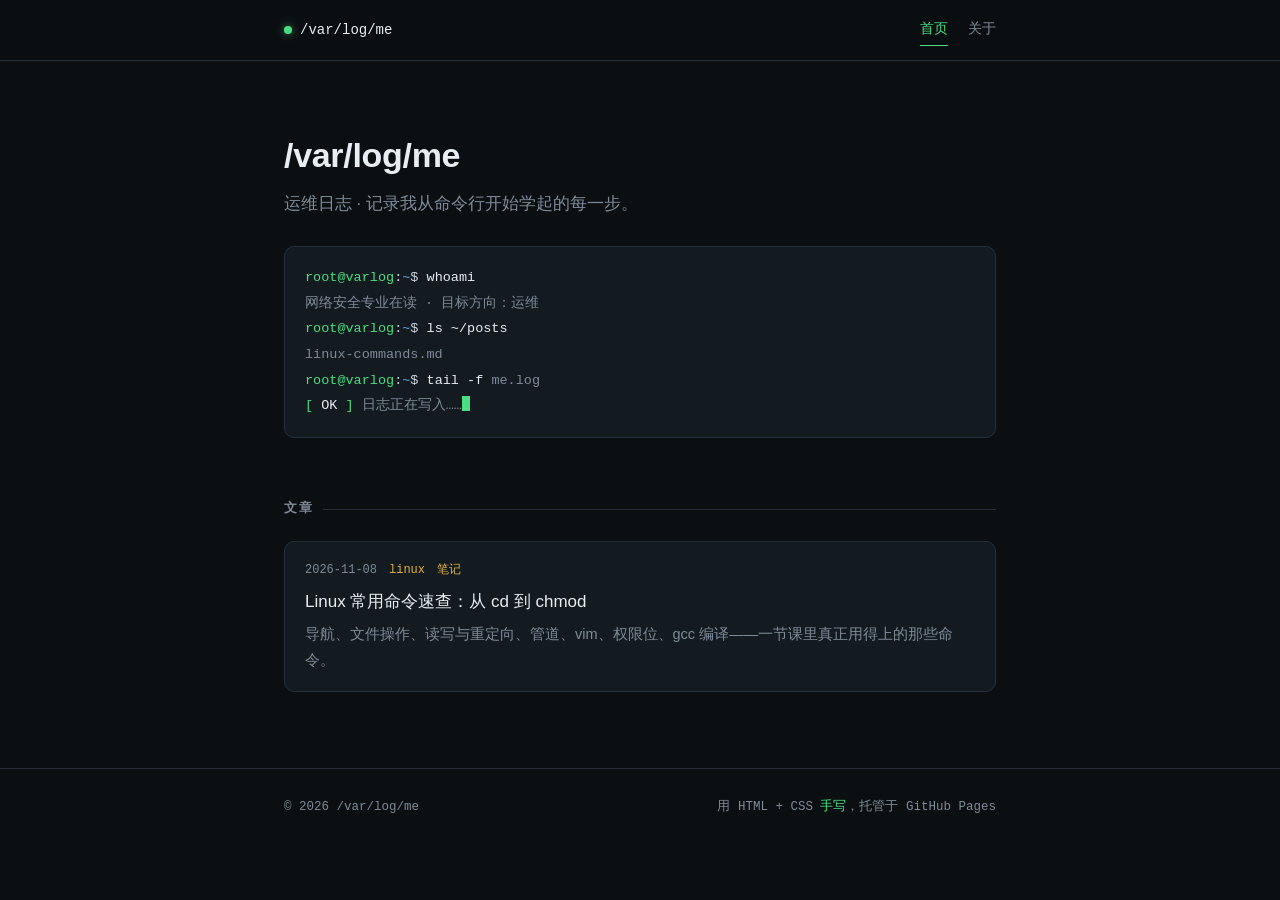
<file: index.html>
<!DOCTYPE html>
<html lang="zh-CN">
<head>
<meta charset="UTF-8">
<meta name="viewport" content="width=device-width, initial-scale=1.0">
<title>/var/log/me · 运维日志</title>
<meta name="description" content="/var/log/me —— 一个网络安全专业学生的运维学习日志。Linux、Shell、Nginx、服务器排障。">
<link rel="stylesheet" href="style.css">
</head>
<body>

<header class="topbar">
  <div class="wrap">
    <a class="brand" href="index.html"><span class="dot"></span>/var/log/me</a>
    <nav>
      <a href="index.html" class="active">首页</a>
      <a href="about.html">关于</a>
    </nav>
  </div>
</header>

<main class="wrap">

  <section class="hero">
    <h1>/var/log/me</h1>
    <p class="tagline">运维日志 · 记录我从命令行开始学起的每一步。</p>

    <div class="term">
      <div class="line"><span class="p">root@varlog</span>:<span class="k">~</span>$ <span class="c">whoami</span></div>
      <div class="line o">网络安全专业在读 · 目标方向：运维</div>
      <div class="line"><span class="p">root@varlog</span>:<span class="k">~</span>$ <span class="c">ls ~/posts</span></div>
      <div class="line o">linux-commands.md</div>
      <div class="line"><span class="p">root@varlog</span>:<span class="k">~</span>$ <span class="c">tail -f</span> <span class="o">me.log</span></div>
      <div class="line"><span class="p">[</span> <span class="c">OK</span> <span class="p">]</span> <span class="o">日志正在写入……</span><span class="cursor"></span></div>
    </div>
  </section>

  <section class="section">
    <h2 class="section-title">文章</h2>
    <ul class="post-list">
      <li>
        <a href="posts/linux-commands.html">
          <div class="post-meta"><span>2026-11-08</span><span class="tag">linux</span><span class="tag">笔记</span></div>
          <h3 class="post-title">Linux 常用命令速查：从 cd 到 chmod</h3>
          <p class="post-excerpt">导航、文件操作、读写与重定向、管道、vim、权限位、gcc 编译——一节课里真正用得上的那些命令。</p>
        </a>
      </li>
    </ul>
  </section>

</main>

<footer>
  <div class="wrap">
    <span>© 2026 /var/log/me</span>
    <span>用 HTML + CSS <span class="heart">手写</span>，托管于 GitHub Pages</span>
  </div>
</footer>

</body>
</html>
</file>
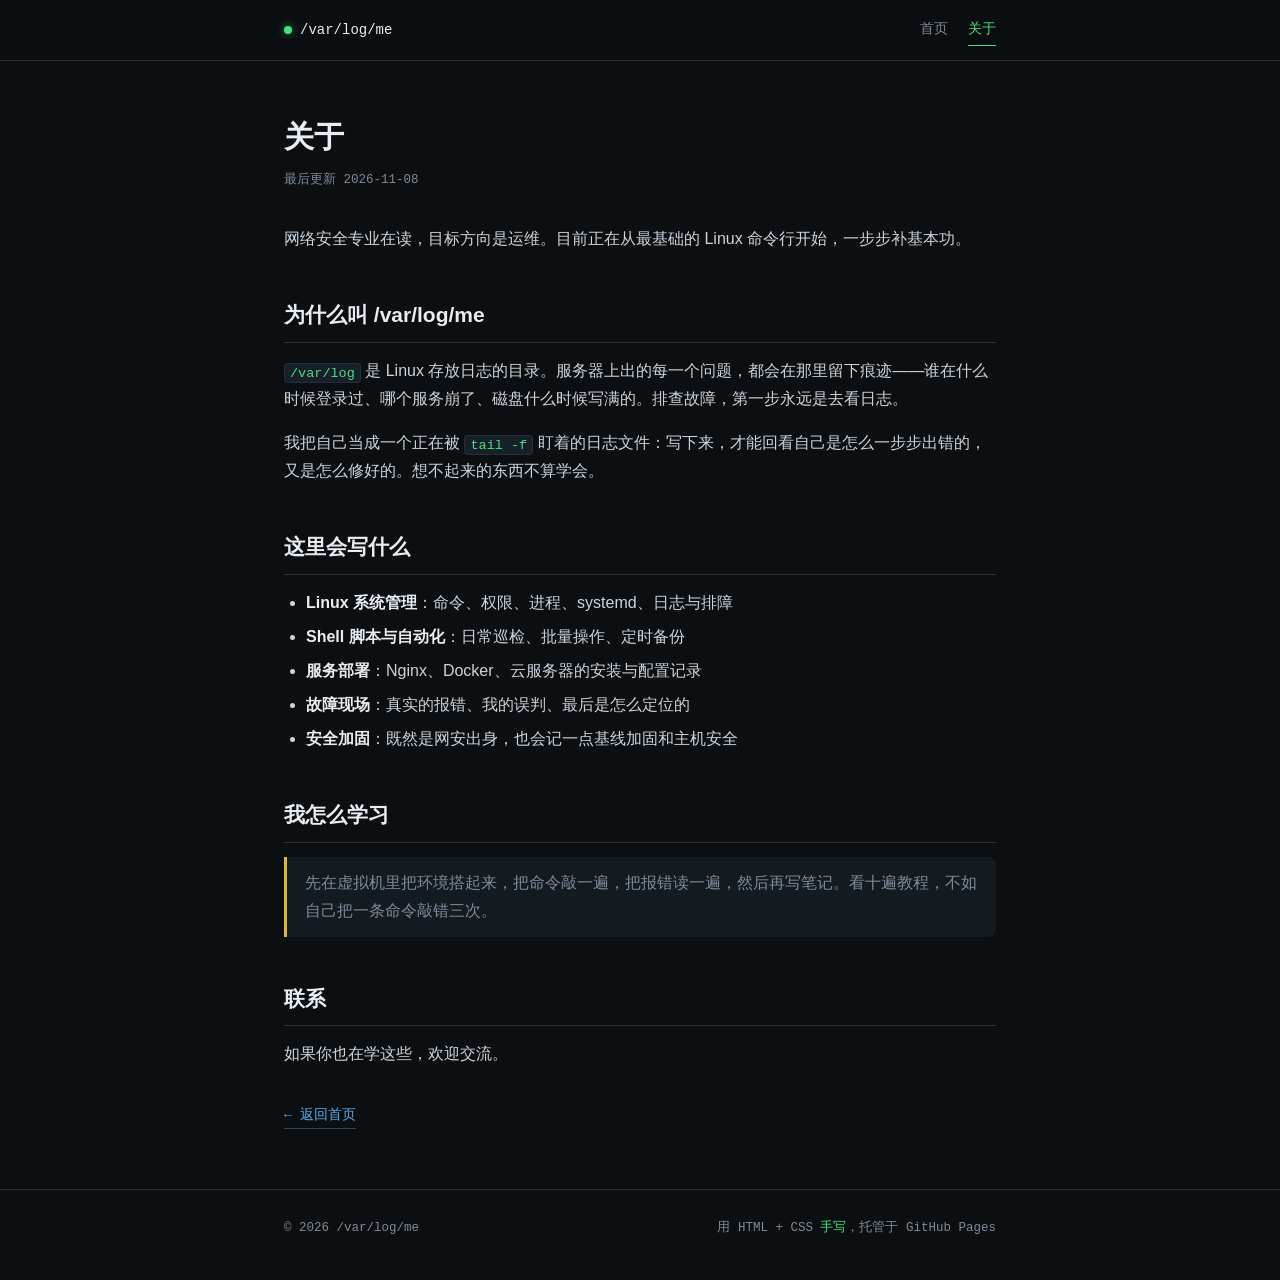
<file: about.html>
<!DOCTYPE html>
<html lang="zh-CN">
<head>
<meta charset="UTF-8">
<meta name="viewport" content="width=device-width, initial-scale=1.0">
<title>关于 · /var/log/me</title>
<meta name="description" content="关于我和这个运维日志。">
<link rel="stylesheet" href="style.css">
</head>
<body>

<header class="topbar">
  <div class="wrap">
    <a class="brand" href="index.html"><span class="dot"></span>/var/log/me</a>
    <nav>
      <a href="index.html">首页</a>
      <a href="about.html" class="active">关于</a>
    </nav>
  </div>
</header>

<main class="wrap">
  <article class="article">
    <h1>关于</h1>
    <div class="post-meta"><span>最后更新 2026-11-08</span></div>

    <p>网络安全专业在读，目标方向是运维。目前正在从最基础的 Linux 命令行开始，一步步补基本功。</p>

    <h2>为什么叫 /var/log/me</h2>

    <p><code>/var/log</code> 是 Linux 存放日志的目录。服务器上出的每一个问题，都会在那里留下痕迹——谁在什么时候登录过、哪个服务崩了、磁盘什么时候写满的。排查故障，第一步永远是去看日志。</p>

    <p>我把自己当成一个正在被 <code>tail -f</code> 盯着的日志文件：写下来，才能回看自己是怎么一步步出错的，又是怎么修好的。想不起来的东西不算学会。</p>

    <h2>这里会写什么</h2>
    <ul>
      <li><strong>Linux 系统管理</strong>：命令、权限、进程、systemd、日志与排障</li>
      <li><strong>Shell 脚本与自动化</strong>：日常巡检、批量操作、定时备份</li>
      <li><strong>服务部署</strong>：Nginx、Docker、云服务器的安装与配置记录</li>
      <li><strong>故障现场</strong>：真实的报错、我的误判、最后是怎么定位的</li>
      <li><strong>安全加固</strong>：既然是网安出身，也会记一点基线加固和主机安全</li>
    </ul>

    <h2>我怎么学习</h2>
    <blockquote>
      <p>先在虚拟机里把环境搭起来，把命令敲一遍，把报错读一遍，然后再写笔记。看十遍教程，不如自己把一条命令敲错三次。</p>
    </blockquote>

    <h2>联系</h2>
    <p>如果你也在学这些，欢迎交流。</p>

    <a class="back" href="index.html">← 返回首页</a>
  </article>
</main>

<footer>
  <div class="wrap">
    <span>© 2026 /var/log/me</span>
    <span>用 HTML + CSS <span class="heart">手写</span>，托管于 GitHub Pages</span>
  </div>
</footer>

</body>
</html>
</file>
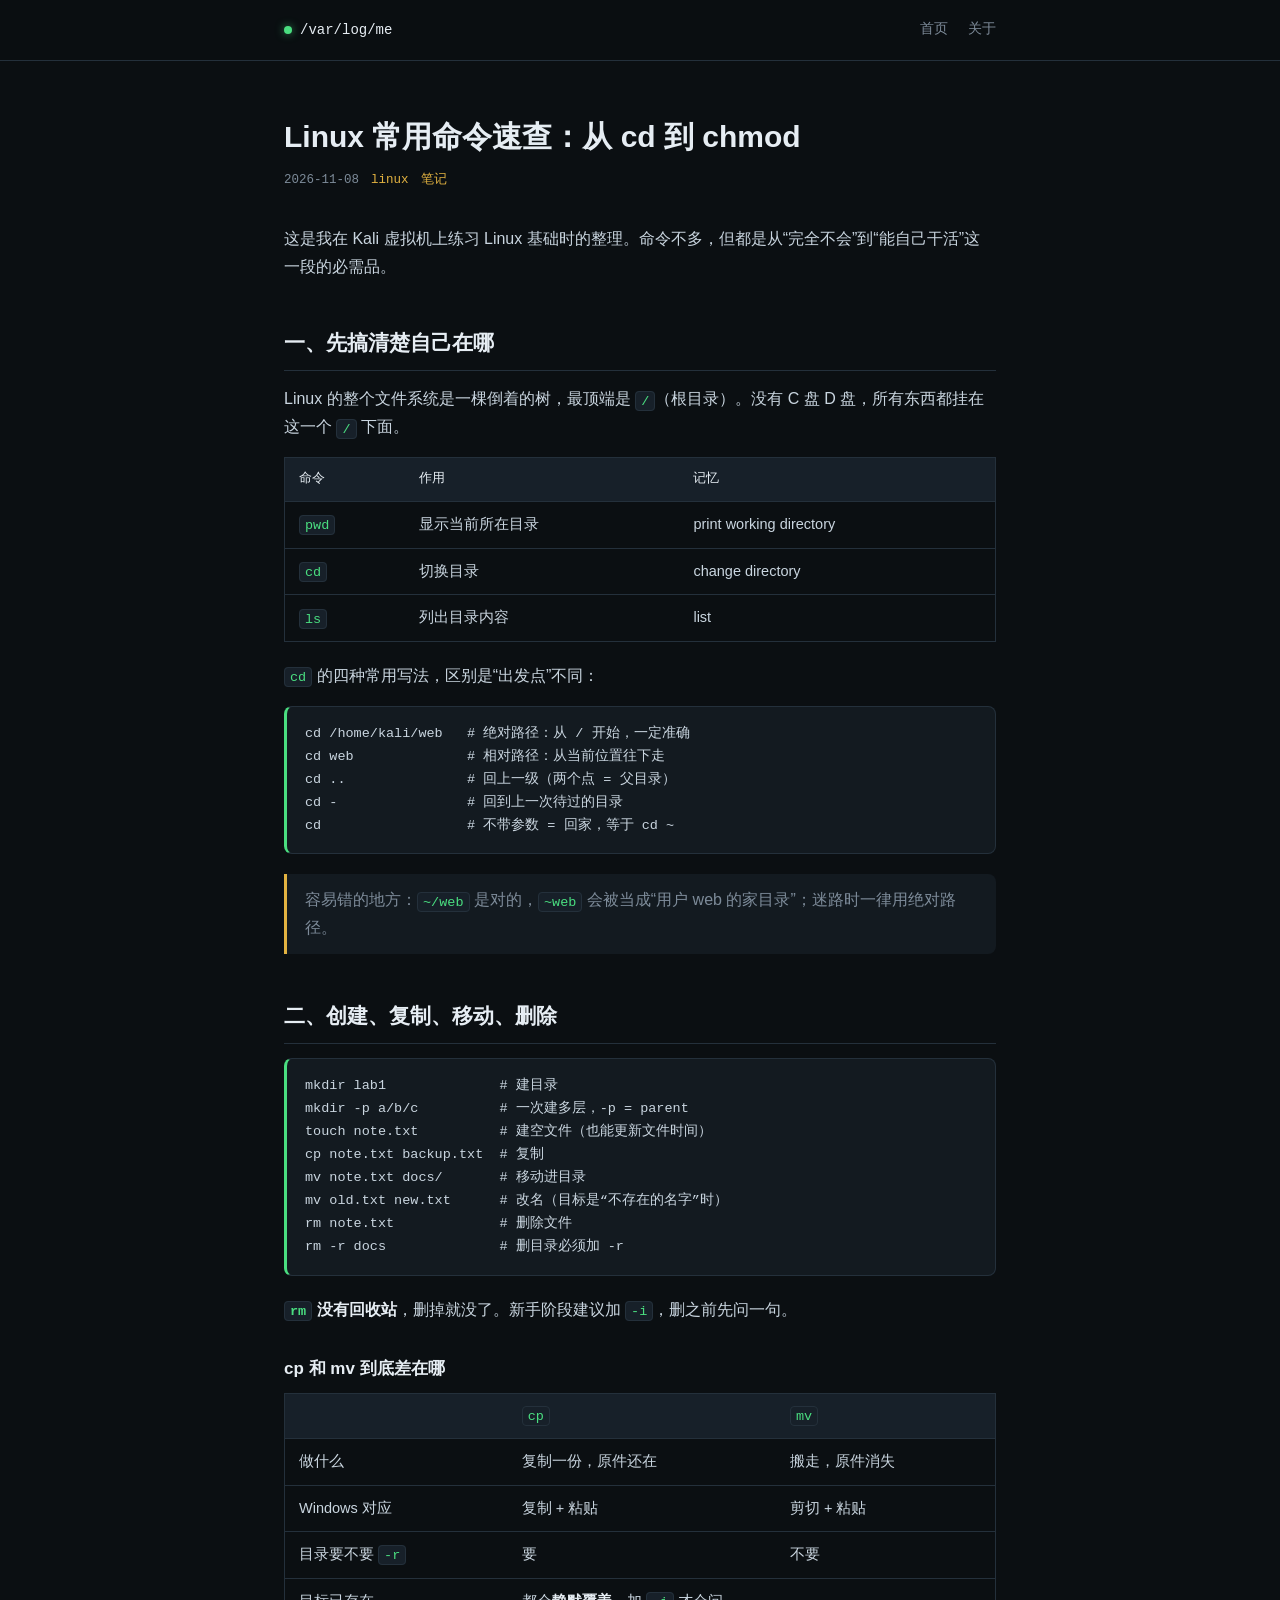
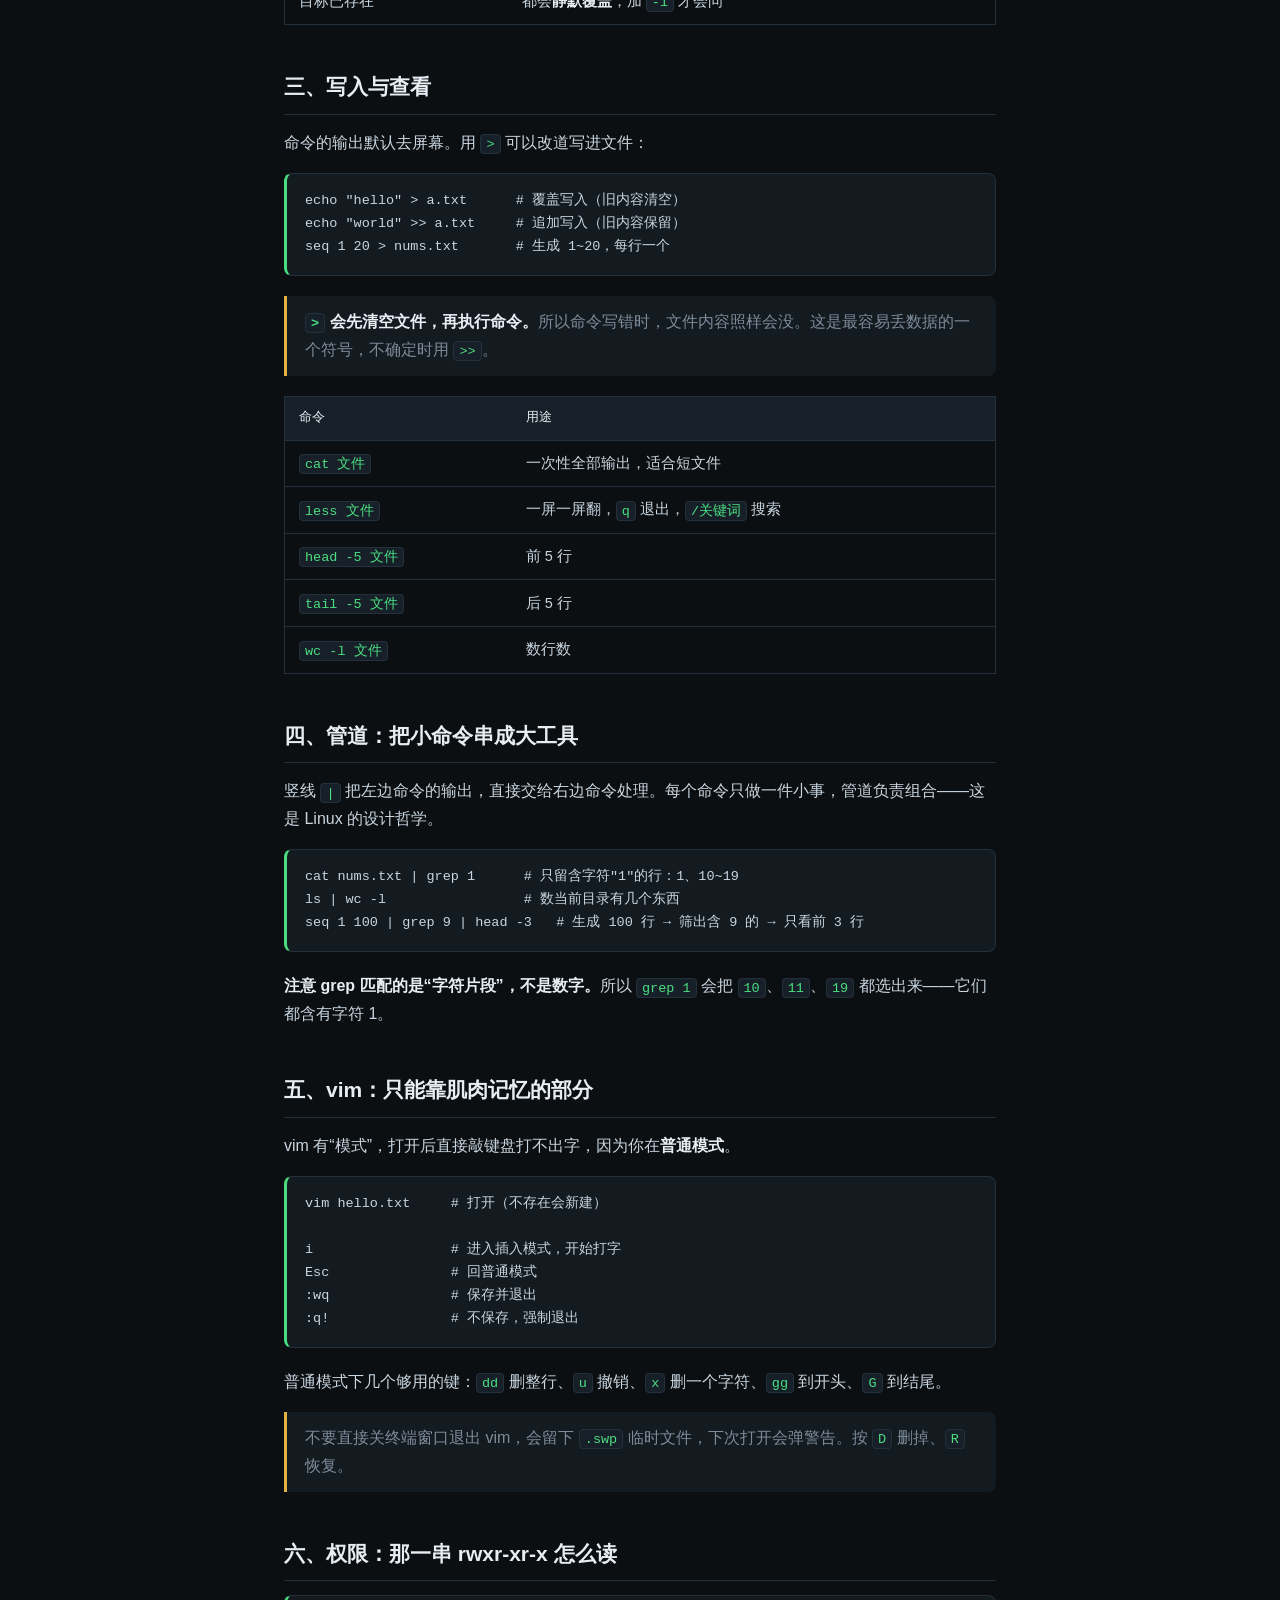
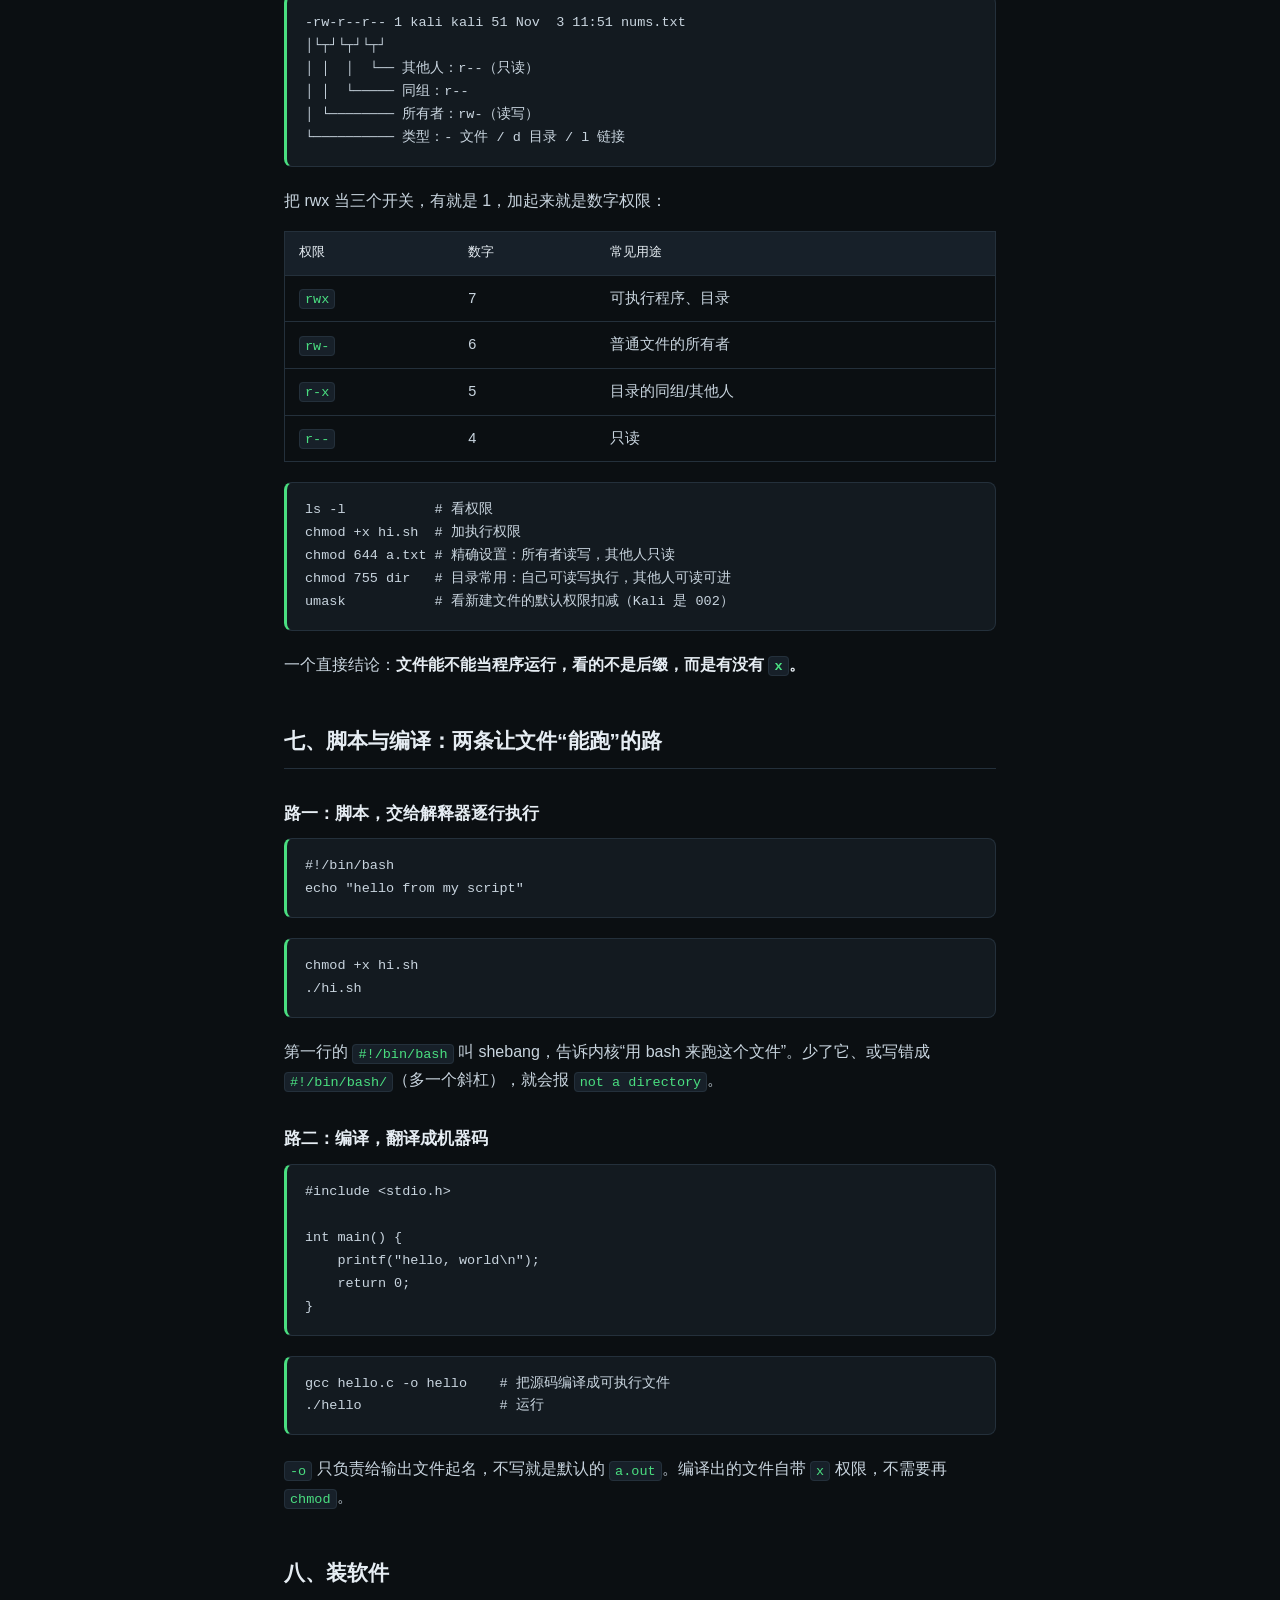
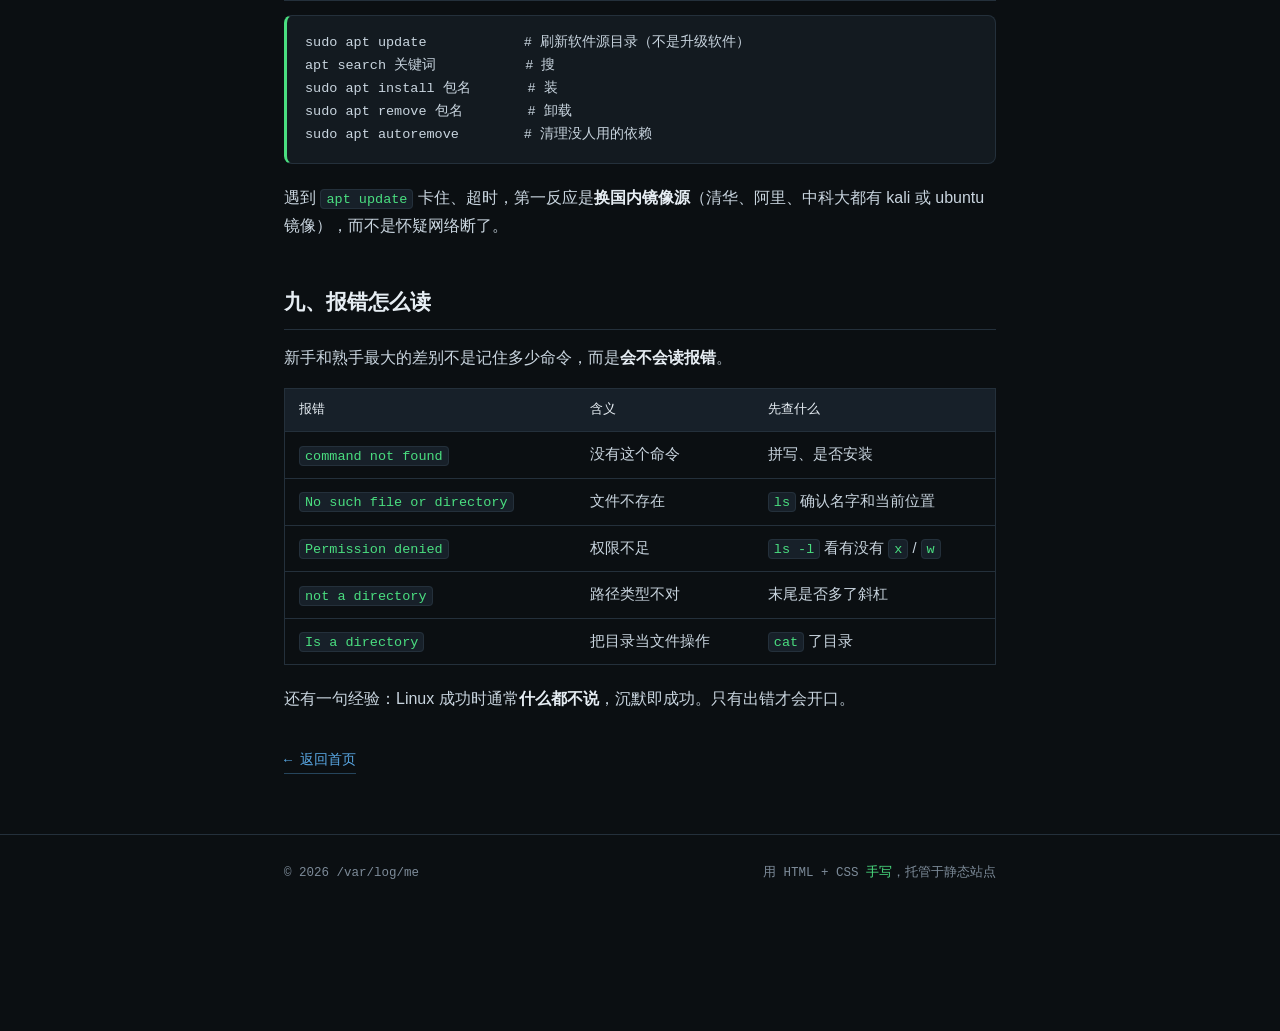
<file: linux-commands.html>
<!DOCTYPE html>
<html lang="zh-CN">
<head>
<meta charset="UTF-8">
<meta name="viewport" content="width=device-width, initial-scale=1.0">
<title>Linux 常用命令速查：从 cd 到 chmod · /var/log/me</title>
<meta name="description" content="Linux 入门阶段真正用得上的一批命令：导航、文件操作、读写重定向、管道、vim、权限位与 gcc 编译。">
<link rel="stylesheet" href="../style.css">
</head>
<body>

<header class="topbar">
  <div class="wrap">
    <a class="brand" href="../index.html"><span class="dot"></span>/var/log/me</a>
    <nav>
      <a href="../index.html">首页</a>
      <a href="../about.html">关于</a>
    </nav>
  </div>
</header>

<main class="wrap">
  <article class="article">

    <h1>Linux 常用命令速查：从 cd 到 chmod</h1>
    <div class="post-meta"><span>2026-11-08</span><span class="tag">linux</span><span class="tag">笔记</span></div>

    <p>这是我在 Kali 虚拟机上练习 Linux 基础时的整理。命令不多，但都是从“完全不会”到“能自己干活”这一段的必需品。</p>

    <h2>一、先搞清楚自己在哪</h2>

    <p>Linux 的整个文件系统是一棵倒着的树，最顶端是 <code>/</code>（根目录）。没有 C 盘 D 盘，所有东西都挂在这一个 <code>/</code> 下面。</p>

    <div class="table-wrap">
      <table>
        <thead><tr><th>命令</th><th>作用</th><th>记忆</th></tr></thead>
        <tbody>
          <tr><td><code>pwd</code></td><td>显示当前所在目录</td><td>print working directory</td></tr>
          <tr><td><code>cd</code></td><td>切换目录</td><td>change directory</td></tr>
          <tr><td><code>ls</code></td><td>列出目录内容</td><td>list</td></tr>
        </tbody>
      </table>
    </div>

    <p><code>cd</code> 的四种常用写法，区别是“出发点”不同：</p>

    <pre><code>cd /home/kali/web   # 绝对路径：从 / 开始，一定准确
cd web              # 相对路径：从当前位置往下走
cd ..               # 回上一级（两个点 = 父目录）
cd -                # 回到上一次待过的目录
cd                  # 不带参数 = 回家，等于 cd ~</code></pre>

    <blockquote>
      <p>容易错的地方：<code>~/web</code> 是对的，<code>~web</code> 会被当成“用户 web 的家目录”；迷路时一律用绝对路径。</p>
    </blockquote>

    <h2>二、创建、复制、移动、删除</h2>

    <pre><code>mkdir lab1              # 建目录
mkdir -p a/b/c          # 一次建多层，-p = parent
touch note.txt          # 建空文件（也能更新文件时间）
cp note.txt backup.txt  # 复制
mv note.txt docs/       # 移动进目录
mv old.txt new.txt      # 改名（目标是“不存在的名字”时）
rm note.txt             # 删除文件
rm -r docs              # 删目录必须加 -r</code></pre>

    <p><strong><code>rm</code> 没有回收站</strong>，删掉就没了。新手阶段建议加 <code>-i</code>，删之前先问一句。</p>

    <h3>cp 和 mv 到底差在哪</h3>

    <div class="table-wrap">
      <table>
        <thead><tr><th></th><th><code>cp</code></th><th><code>mv</code></th></tr></thead>
        <tbody>
          <tr><td>做什么</td><td>复制一份，原件还在</td><td>搬走，原件消失</td></tr>
          <tr><td>Windows 对应</td><td>复制 + 粘贴</td><td>剪切 + 粘贴</td></tr>
          <tr><td>目录要不要 <code>-r</code></td><td>要</td><td>不要</td></tr>
          <tr><td>目标已存在</td><td colspan="2">都会<strong>静默覆盖</strong>，加 <code>-i</code> 才会问</td></tr>
        </tbody>
      </table>
    </div>

    <h2>三、写入与查看</h2>

    <p>命令的输出默认去屏幕。用 <code>&gt;</code> 可以改道写进文件：</p>

    <pre><code>echo "hello" &gt; a.txt      # 覆盖写入（旧内容清空）
echo "world" &gt;&gt; a.txt     # 追加写入（旧内容保留）
seq 1 20 &gt; nums.txt       # 生成 1~20，每行一个</code></pre>

    <blockquote>
      <p><strong><code>&gt;</code> 会先清空文件，再执行命令。</strong>所以命令写错时，文件内容照样会没。这是最容易丢数据的一个符号，不确定时用 <code>&gt;&gt;</code>。</p>
    </blockquote>

    <div class="table-wrap">
      <table>
        <thead><tr><th>命令</th><th>用途</th></tr></thead>
        <tbody>
          <tr><td><code>cat 文件</code></td><td>一次性全部输出，适合短文件</td></tr>
          <tr><td><code>less 文件</code></td><td>一屏一屏翻，<code>q</code> 退出，<code>/关键词</code> 搜索</td></tr>
          <tr><td><code>head -5 文件</code></td><td>前 5 行</td></tr>
          <tr><td><code>tail -5 文件</code></td><td>后 5 行</td></tr>
          <tr><td><code>wc -l 文件</code></td><td>数行数</td></tr>
        </tbody>
      </table>
    </div>

    <h2>四、管道：把小命令串成大工具</h2>

    <p>竖线 <code>|</code> 把左边命令的输出，直接交给右边命令处理。每个命令只做一件小事，管道负责组合——这是 Linux 的设计哲学。</p>

    <pre><code>cat nums.txt | grep 1      # 只留含字符"1"的行：1、10~19
ls | wc -l                 # 数当前目录有几个东西
seq 1 100 | grep 9 | head -3   # 生成 100 行 → 筛出含 9 的 → 只看前 3 行</code></pre>

    <p><strong>注意 grep 匹配的是“字符片段”，不是数字。</strong>所以 <code>grep 1</code> 会把 <code>10</code>、<code>11</code>、<code>19</code> 都选出来——它们都含有字符 1。</p>

    <h2>五、vim：只能靠肌肉记忆的部分</h2>

    <p>vim 有“模式”，打开后直接敲键盘打不出字，因为你在<strong>普通模式</strong>。</p>

    <pre><code>vim hello.txt     # 打开（不存在会新建）

i                 # 进入插入模式，开始打字
Esc               # 回普通模式
:wq               # 保存并退出
:q!               # 不保存，强制退出</code></pre>

    <p>普通模式下几个够用的键：<code>dd</code> 删整行、<code>u</code> 撤销、<code>x</code> 删一个字符、<code>gg</code> 到开头、<code>G</code> 到结尾。</p>

    <blockquote>
      <p>不要直接关终端窗口退出 vim，会留下 <code>.swp</code> 临时文件，下次打开会弹警告。按 <code>D</code> 删掉、<code>R</code> 恢复。</p>
    </blockquote>

    <h2>六、权限：那一串 rwxr-xr-x 怎么读</h2>

    <pre><code>-rw-r--r-- 1 kali kali 51 Nov  3 11:51 nums.txt
│└┬┘└┬┘└┬┘
│ │  │  └── 其他人：r--（只读）
│ │  └───── 同组：r--
│ └──────── 所有者：rw-（读写）
└────────── 类型：- 文件 / d 目录 / l 链接</code></pre>

    <p>把 rwx 当三个开关，有就是 1，加起来就是数字权限：</p>

    <div class="table-wrap">
      <table>
        <thead><tr><th>权限</th><th>数字</th><th>常见用途</th></tr></thead>
        <tbody>
          <tr><td><code>rwx</code></td><td>7</td><td>可执行程序、目录</td></tr>
          <tr><td><code>rw-</code></td><td>6</td><td>普通文件的所有者</td></tr>
          <tr><td><code>r-x</code></td><td>5</td><td>目录的同组/其他人</td></tr>
          <tr><td><code>r--</code></td><td>4</td><td>只读</td></tr>
        </tbody>
      </table>
    </div>

    <pre><code>ls -l           # 看权限
chmod +x hi.sh  # 加执行权限
chmod 644 a.txt # 精确设置：所有者读写，其他人只读
chmod 755 dir   # 目录常用：自己可读写执行，其他人可读可进
umask           # 看新建文件的默认权限扣减（Kali 是 002）</code></pre>

    <p>一个直接结论：<strong>文件能不能当程序运行，看的不是后缀，而是有没有 <code>x</code>。</strong></p>

    <h2>七、脚本与编译：两条让文件“能跑”的路</h2>

    <h3>路一：脚本，交给解释器逐行执行</h3>

    <pre><code>#!/bin/bash
echo "hello from my script"</code></pre>

    <pre><code>chmod +x hi.sh
./hi.sh</code></pre>

    <p>第一行的 <code>#!/bin/bash</code> 叫 shebang，告诉内核“用 bash 来跑这个文件”。少了它、或写错成 <code>#!/bin/bash/</code>（多一个斜杠），就会报 <code>not a directory</code>。</p>

    <h3>路二：编译，翻译成机器码</h3>

    <pre><code>#include &lt;stdio.h&gt;

int main() {
    printf("hello, world\n");
    return 0;
}</code></pre>

    <pre><code>gcc hello.c -o hello    # 把源码编译成可执行文件
./hello                 # 运行</code></pre>

    <p><code>-o</code> 只负责给输出文件起名，不写就是默认的 <code>a.out</code>。编译出的文件自带 <code>x</code> 权限，不需要再 <code>chmod</code>。</p>

    <h2>八、装软件</h2>

    <pre><code>sudo apt update            # 刷新软件源目录（不是升级软件）
apt search 关键词           # 搜
sudo apt install 包名       # 装
sudo apt remove 包名        # 卸载
sudo apt autoremove        # 清理没人用的依赖</code></pre>

    <p>遇到 <code>apt update</code> 卡住、超时，第一反应是<strong>换国内镜像源</strong>（清华、阿里、中科大都有 kali 或 ubuntu 镜像），而不是怀疑网络断了。</p>

    <h2>九、报错怎么读</h2>

    <p>新手和熟手最大的差别不是记住多少命令，而是<strong>会不会读报错</strong>。</p>

    <div class="table-wrap">
      <table>
        <thead><tr><th>报错</th><th>含义</th><th>先查什么</th></tr></thead>
        <tbody>
          <tr><td><code>command not found</code></td><td>没有这个命令</td><td>拼写、是否安装</td></tr>
          <tr><td><code>No such file or directory</code></td><td>文件不存在</td><td><code>ls</code> 确认名字和当前位置</td></tr>
          <tr><td><code>Permission denied</code></td><td>权限不足</td><td><code>ls -l</code> 看有没有 <code>x</code> / <code>w</code></td></tr>
          <tr><td><code>not a directory</code></td><td>路径类型不对</td><td>末尾是否多了斜杠</td></tr>
          <tr><td><code>Is a directory</code></td><td>把目录当文件操作</td><td><code>cat</code> 了目录</td></tr>
        </tbody>
      </table>
    </div>

    <p>还有一句经验：Linux 成功时通常<strong>什么都不说</strong>，沉默即成功。只有出错才会开口。</p>

    <a class="back" href="../index.html">← 返回首页</a>
  </article>
</main>

<footer>
  <div class="wrap">
    <span>© 2026 /var/log/me</span>
    <span>用 HTML + CSS <span class="heart">手写</span>，托管于静态站点</span>
  </div>
</footer>

</body>
</html>
</file>
<file: style.css>
:root {
  --bg: #0b0f12;
  --surface: #131a20;
  --surface-2: #172029;
  --border: #24303b;
  --text: #c9d5df;
  --heading: #e6edf3;
  --muted: #7d8b99;
  --green: #4ade80;
  --blue: #5aa9e6;
  --amber: #e3b341;
  --mono: ui-monospace, SFMono-Regular, "SF Mono", Menlo, Consolas, "Liberation Mono", "Courier New", monospace;
  --sans: -apple-system, BlinkMacSystemFont, "Segoe UI", "Microsoft YaHei", "PingFang SC", "Hiragino Sans GB", sans-serif;
}

* { box-sizing: border-box; }

html { -webkit-text-size-adjust: 100%; }

body {
  margin: 0;
  background: var(--bg);
  color: var(--text);
  font-family: var(--sans);
  font-size: 16px;
  line-height: 1.75;
  -webkit-font-smoothing: antialiased;
}

.wrap {
  max-width: 760px;
  margin: 0 auto;
  padding: 0 24px;
}

/* ---------- 顶部 ---------- */
.topbar {
  border-bottom: 1px solid var(--border);
  background: rgba(11, 15, 18, 0.92);
  position: sticky;
  top: 0;
  z-index: 10;
}

.topbar .wrap {
  display: flex;
  align-items: center;
  justify-content: space-between;
  gap: 16px;
  height: 60px;
}

.brand {
  font-family: var(--mono);
  font-size: 14px;
  color: var(--heading);
  text-decoration: none;
  display: flex;
  align-items: center;
  gap: 8px;
}

.brand .dot {
  width: 8px;
  height: 8px;
  border-radius: 50%;
  background: var(--green);
  box-shadow: 0 0 8px rgba(74, 222, 128, 0.6);
}

nav {
  display: flex;
  gap: 20px;
  font-family: var(--mono);
  font-size: 13.5px;
}

nav a {
  color: var(--muted);
  text-decoration: none;
  padding: 4px 0;
  border-bottom: 1px solid transparent;
  transition: color 0.15s, border-color 0.15s;
}

nav a:hover, nav a.active {
  color: var(--green);
  border-bottom-color: var(--green);
}

/* ---------- 首屏 ---------- */
.hero {
  padding: 72px 0 48px;
}

.hero h1 {
  color: var(--heading);
  font-size: 34px;
  line-height: 1.3;
  margin: 0 0 12px;
  font-weight: 600;
  letter-spacing: -0.3px;
}

.hero .tagline {
  color: var(--muted);
  margin: 0 0 28px;
  font-size: 16.5px;
}

.term {
  background: var(--surface);
  border: 1px solid var(--border);
  border-radius: 10px;
  padding: 18px 20px;
  font-family: var(--mono);
  font-size: 13.5px;
  line-height: 1.9;
  overflow-x: auto;
}

.term .line { white-space: pre; }
.term .p { color: var(--green); }
.term .c { color: var(--heading); }
.term .o { color: var(--muted); }
.term .k { color: var(--blue); }

.cursor {
  display: inline-block;
  width: 8px;
  height: 15px;
  background: var(--green);
  vertical-align: -2px;
  animation: blink 1.1s steps(1) infinite;
}

@keyframes blink { 0%, 50% { opacity: 1; } 50.01%, 100% { opacity: 0; } }

/* ---------- 文章列表 ---------- */
.section {
  padding: 12px 0 56px;
}

.section-title {
  font-family: var(--mono);
  font-size: 13px;
  color: var(--muted);
  text-transform: uppercase;
  letter-spacing: 0.12em;
  margin: 0 0 20px;
  display: flex;
  align-items: center;
  gap: 10px;
}

.section-title::after {
  content: "";
  flex: 1;
  height: 1px;
  background: var(--border);
}

.post-list {
  list-style: none;
  margin: 0;
  padding: 0;
  border: 1px solid var(--border);
  border-radius: 10px;
  overflow: hidden;
  background: var(--surface);
}

.post-list li + li { border-top: 1px solid var(--border); }

.post-list a {
  display: block;
  padding: 18px 20px;
  text-decoration: none;
  transition: background 0.15s;
}

.post-list a:hover { background: var(--surface-2); }

.post-meta {
  font-family: var(--mono);
  font-size: 12px;
  color: var(--muted);
  display: flex;
  gap: 12px;
  margin-bottom: 6px;
}

.post-meta .tag { color: var(--amber); }

.post-title {
  color: var(--heading);
  font-size: 17px;
  font-weight: 500;
  margin: 0 0 6px;
}

.post-excerpt {
  color: var(--muted);
  font-size: 14.5px;
  margin: 0;
}

/* ---------- 文章页 ---------- */
.article {
  padding: 56px 0 40px;
}

.article h1 {
  color: var(--heading);
  font-size: 30px;
  line-height: 1.35;
  margin: 0 0 12px;
  font-weight: 600;
}

.article .post-meta { margin-bottom: 34px; font-size: 12.5px; }

.article h2 {
  color: var(--heading);
  font-size: 21px;
  margin: 44px 0 14px;
  padding-bottom: 8px;
  border-bottom: 1px solid var(--border);
  font-weight: 600;
}

.article h3 {
  color: var(--heading);
  font-size: 17px;
  margin: 30px 0 10px;
  font-weight: 600;
}

.article p { margin: 0 0 16px; }

.article ul, .article ol { padding-left: 22px; margin: 0 0 16px; }

.article li { margin-bottom: 6px; }

.article a { color: var(--blue); text-decoration: none; border-bottom: 1px solid rgba(90, 169, 230, 0.35); }

.article a:hover { border-bottom-color: var(--blue); }

.article strong { color: var(--heading); font-weight: 600; }

.article code {
  font-family: var(--mono);
  font-size: 13.5px;
  background: var(--surface-2);
  border: 1px solid var(--border);
  border-radius: 4px;
  padding: 1.5px 5px;
  color: var(--green);
}

.article pre {
  background: var(--surface);
  border: 1px solid var(--border);
  border-left: 3px solid var(--green);
  border-radius: 8px;
  padding: 16px 18px;
  overflow-x: auto;
  margin: 0 0 20px;
  font-size: 13.5px;
  line-height: 1.7;
}

.article pre code {
  background: none;
  border: none;
  padding: 0;
  color: var(--text);
  font-size: 13.5px;
}

.article blockquote {
  margin: 0 0 20px;
  padding: 12px 18px;
  border-left: 3px solid var(--amber);
  background: var(--surface);
  border-radius: 0 8px 8px 0;
  color: var(--muted);
}

.article blockquote p:last-child { margin-bottom: 0; }

.table-wrap { overflow-x: auto; margin: 0 0 20px; }

.article table {
  width: 100%;
  border-collapse: collapse;
  font-size: 14.5px;
  border: 1px solid var(--border);
  border-radius: 8px;
}

.article th, .article td {
  text-align: left;
  padding: 10px 14px;
  border-bottom: 1px solid var(--border);
}

.article th {
  background: var(--surface-2);
  color: var(--heading);
  font-weight: 500;
  font-family: var(--mono);
  font-size: 13px;
}

.article tr:last-child td { border-bottom: none; }

.back {
  font-family: var(--mono);
  font-size: 13.5px;
  display: inline-block;
  margin-top: 20px;
  color: var(--muted);
  text-decoration: none;
}

.back:hover { color: var(--green); }

/* ---------- 页脚 ---------- */
footer {
  border-top: 1px solid var(--border);
  padding: 28px 0 40px;
  margin-top: 20px;
}

footer .wrap {
  display: flex;
  justify-content: space-between;
  gap: 16px;
  flex-wrap: wrap;
  font-family: var(--mono);
  font-size: 12.5px;
  color: var(--muted);
}

footer .heart { color: var(--green); }

/* ---------- 小屏 ---------- */
@media (max-width: 600px) {
  .hero { padding: 48px 0 36px; }
  .hero h1 { font-size: 26px; }
  .term { font-size: 12.5px; padding: 14px 16px; }
  .article h1 { font-size: 24px; }
  .topbar .wrap { height: 54px; }
  nav { gap: 14px; }
}
</file>
